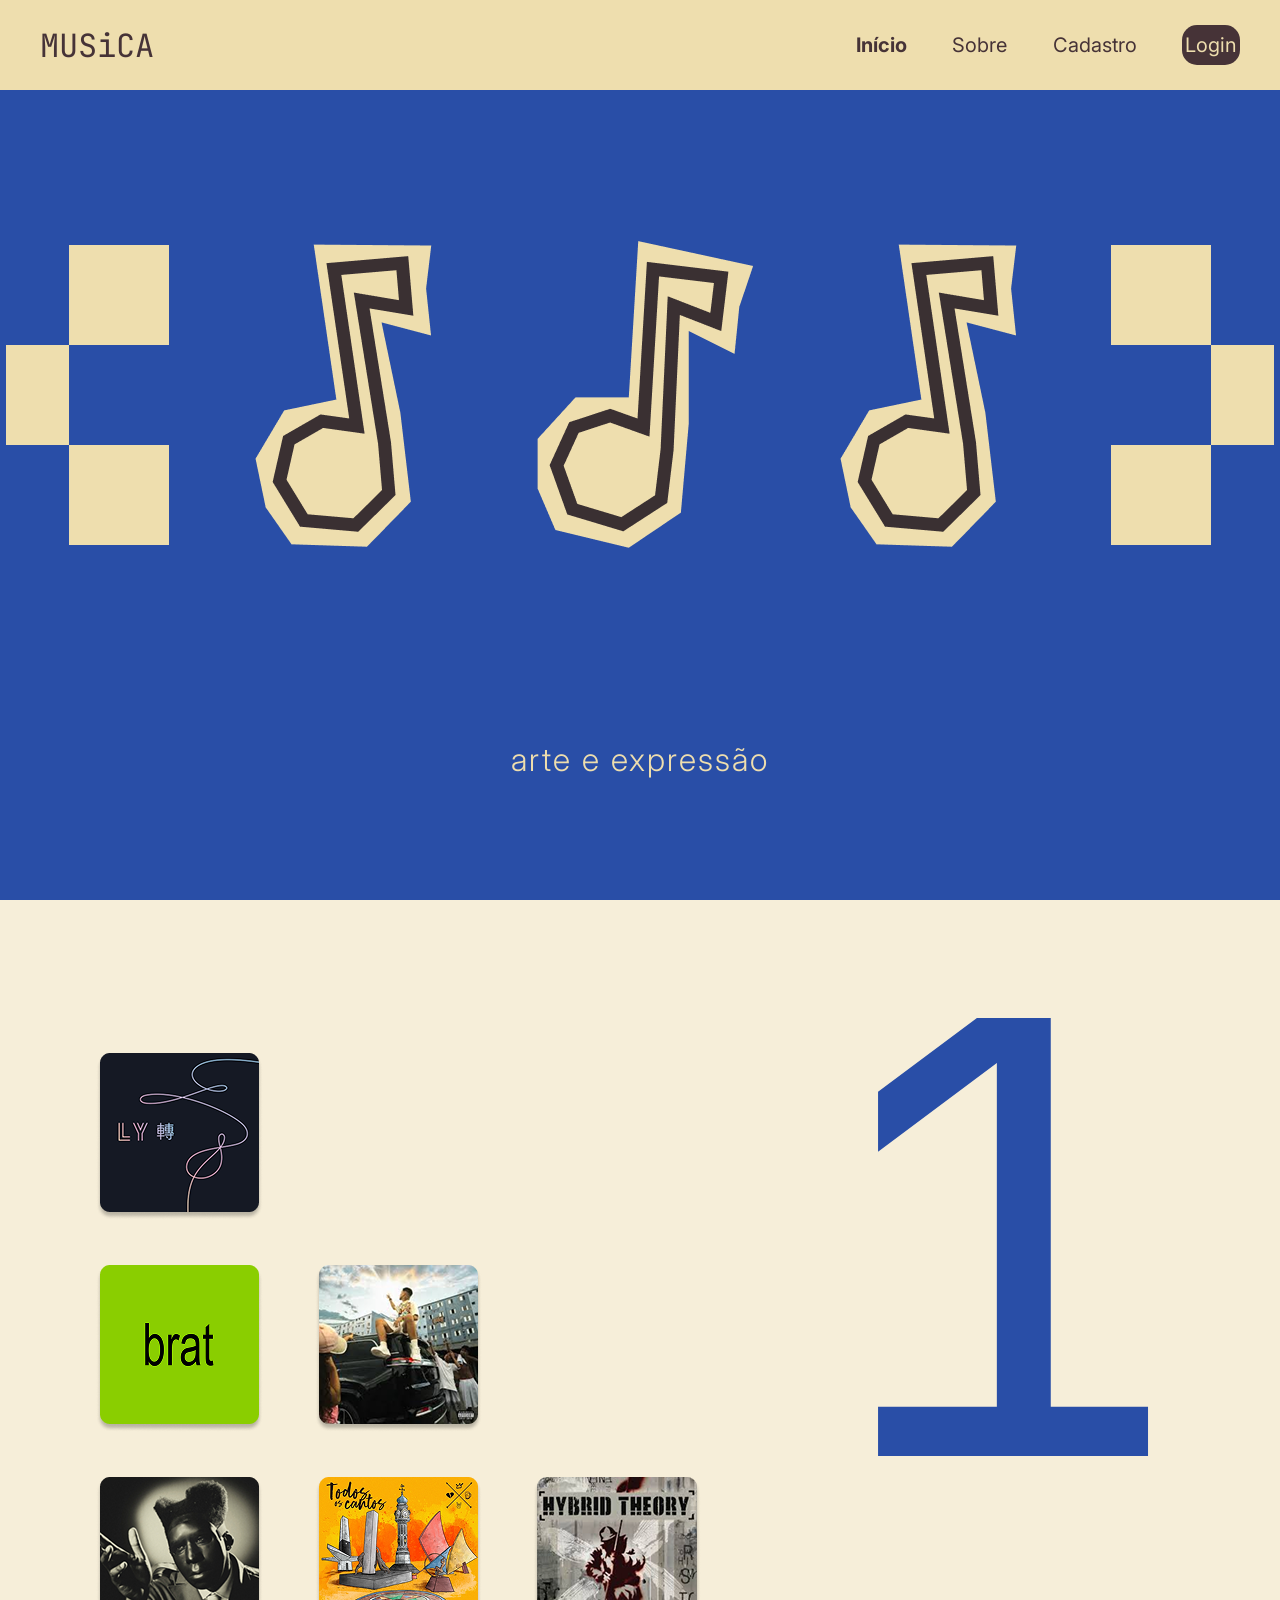
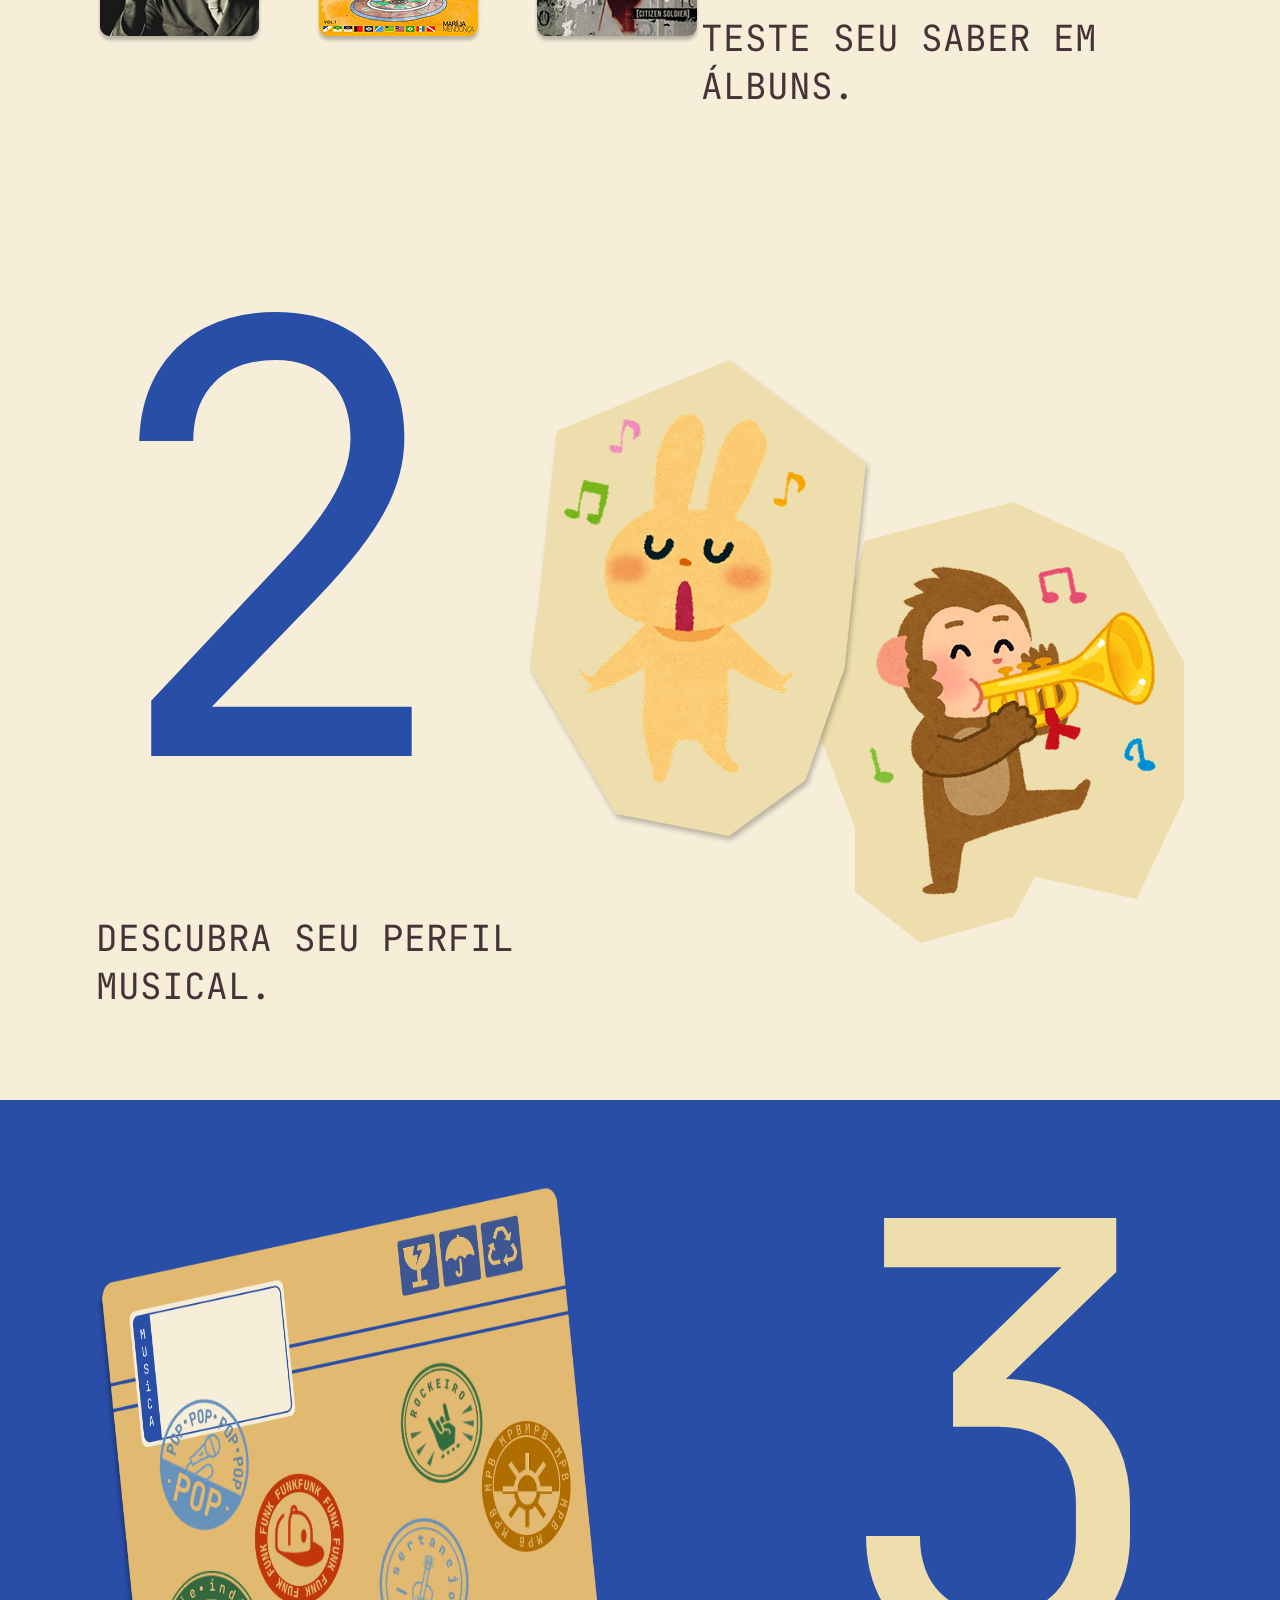
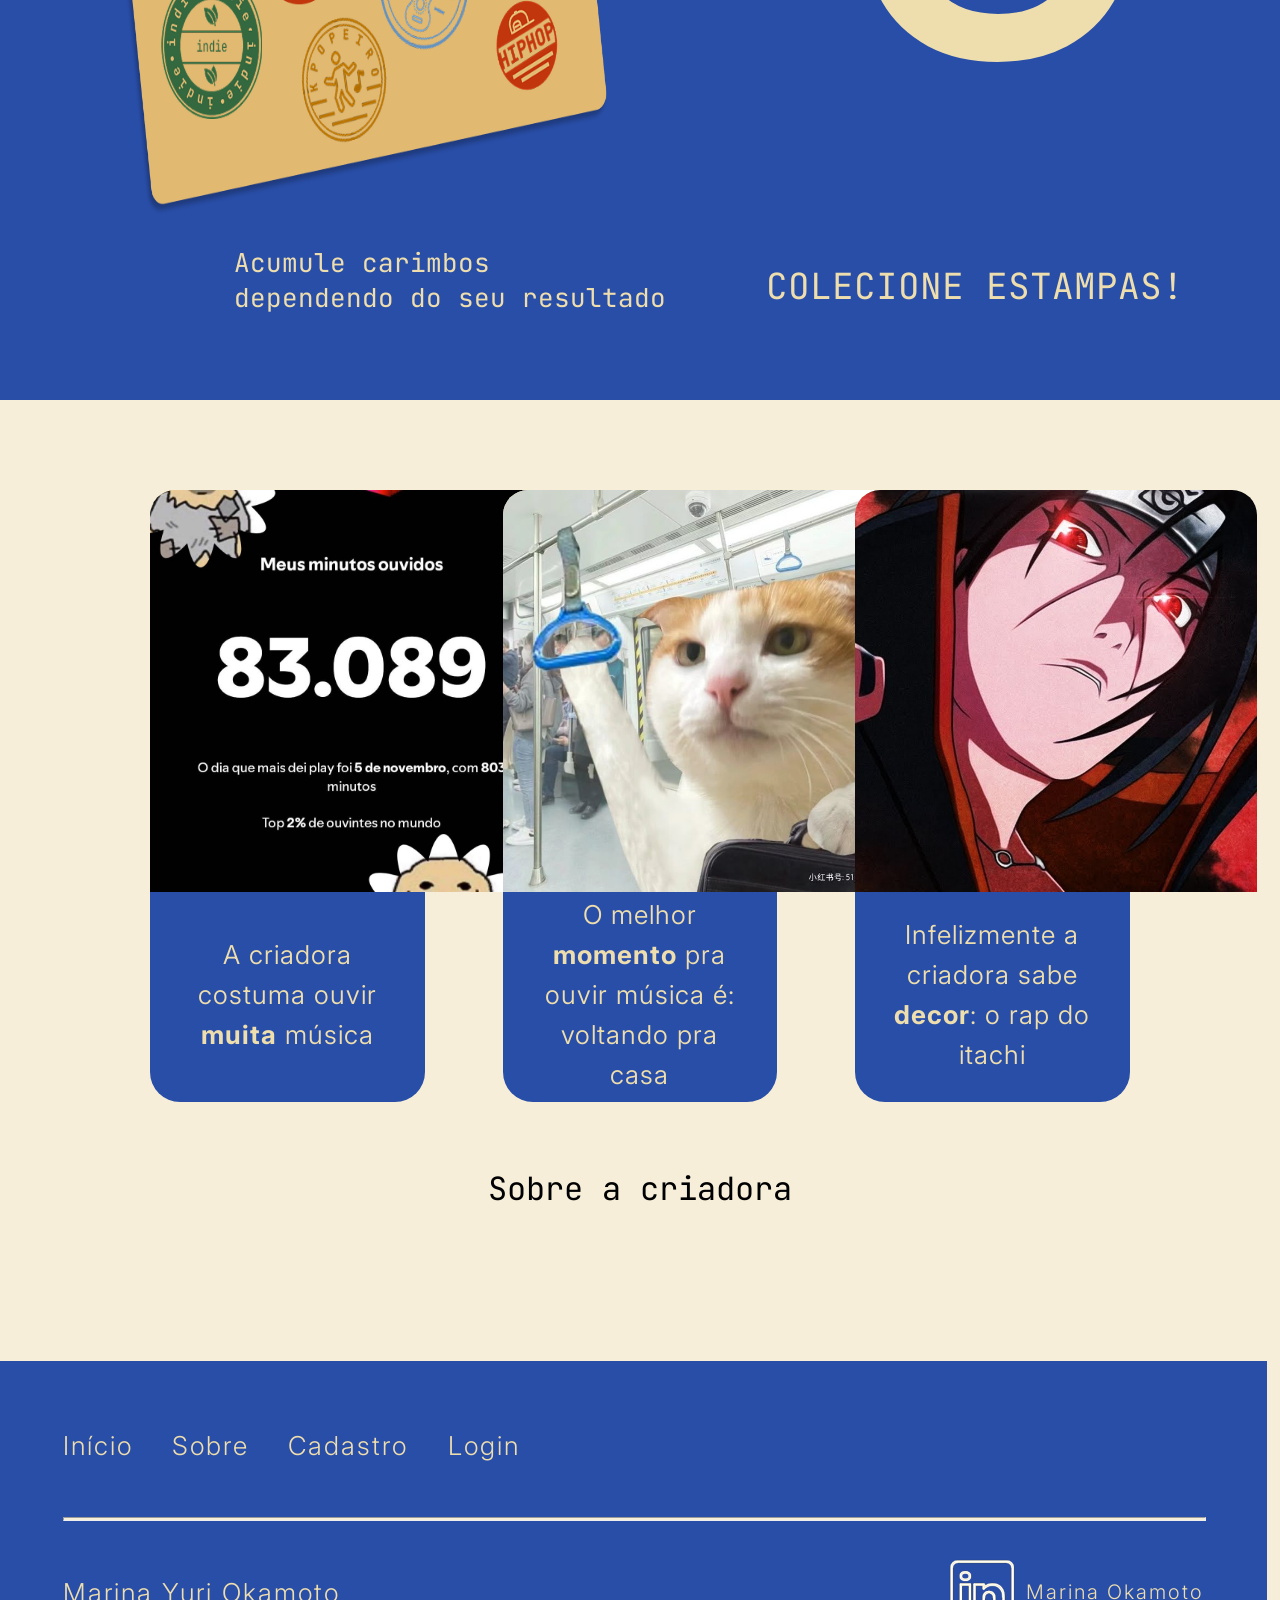
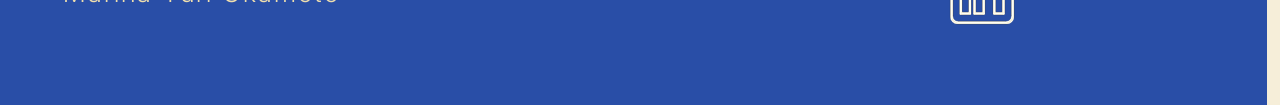
<file: web-data-viz - Musica/public/index.html>
<!DOCTYPE html>
<html lang="en">

<head>
    <meta charset="UTF-8">
    <meta http-equiv="X-UA-Compatible" content="IE=edge">
    <meta name="viewport" content="width=device-width, initial-scale=1.0">

    <title>MUSiCA | Página Inicial</title>

    <script src="./js/sessao.js"></script>
    <link rel="stylesheet" href="css/style.css">

    <link rel="preconnect" href="https://fonts.googleapis.com">
    <link rel="preconnect" href="https://fonts.gstatic.com" crossorigin>
    <link href="https://fonts.googleapis.com/css2?family=Inter:ital,opsz,wght@0,14..32,100..900;1,14..32,100..900&family=JetBrains+Mono:ital,wght@0,100..800;1,100..800&family=Rock+3D&display=swap" rel="stylesheet">

</head>

<body>
  <div class="header"  id="header">
        
        <div class="container" >
            <div class="title" href = "home.html">
            MUSiCA
            </div>
        
            <div class="navbar">
                <li class="agora">
                    <a href="#header">Início</a>
                </li>
                <li>
                    <a href="#sobre">Sobre</a>
                </li>
                <li>
                    <a href="cadastro.html">Cadastro</a>
                </li>
                <li class="buttonLogin">
                    <a href="login.html">Login</a>
                </li>
            </div>
        </div>

    </div>

    <div class="banner" >
        <div class="bannerConteudo" >
            <div class="bannerNotas">
                <div class="xadrezE"><img src="assets/xadrezE.png" alt=""></div>
                <div class="nota1" ><img src="assets/nota1.png"></div>
                <div class="nota2" ><img src="assets/nota2.png"></div>
                <div class="nota3" ><img src="assets/nota1.png" alt=""></div>
                <div class="xadrez"><img src="assets/xadrezD.png" alt=""></div>
            
            </div>

            <div class="bannerSpan" >
                <span>arte e expressão</span>
            </div>
        </div>
    </div>

    <div class="explicacao1">
        <div class="container1">
            <div class="albuns" >
                    <img src="assets/piramideAlbuns.png" alt="">
            </div>

            <div class="texto1" >
                    <span class="numero1" >1</span>
                    <span class="legenda" >TESTE SEU SABER EM ÁLBUNS.</span>
            </div>
        </div>
    </div>

    <div class="explicacao2" >
        <div class="container2" >
            <div class="dancaImg" >
                    <img src="assets/perfil imagem (1).png" alt="">
            </div>

            <div class="texto2" >
                    <span class="numero2" >2</span>
                    <span class="legenda" >DESCUBRA SEU PERFIL MUSICAL.</span>
            </div>
        </div>
    </div>

    <div class="explicacao3" >
        <div class="container3" >
                <div class="boxSpace" >
                    <div class="caixa">
                        <img src="assets/caixa com estampas (1).png" alt="">
                    </div>
                    <div class="buttonTeste">
                        <span>Acumule carimbos <br> dependendo do seu resultado</span>
                    </div>
                </div>

            <div class="texto3" >
                    <span class="numero3" >3</span>
                    <span class="legenda3" >COLECIONE ESTAMPAS!</span>
            </div>
        </div>
    </div>

    <div class="sobre" id="sobre" >
        <div  class="containerSobre">
            <div class="boxesSobre" >
                <div class="pilar" >
                    <div class="pilarImg" >
                        <img src="assets/wrapped.jpg" alt="">
                    </div>
                    <div class="pilarTxt" >
                        <div class="fatos" >
                            <span>A criadora costuma ouvir <b>muita</b> música</span>
                        </div>
                    </div>
                </div>
                <div class="pilar" >
                    <div class="pilarImg" >
                        <img src="assets/gatometro.jpg" alt="">
                    </div>
                    <div class="pilarTxt" >
                        <div class="fatos" >
                            <span>O melhor <b>momento</b> pra ouvir música é: voltando pra casa</span>
                        </div>
                    </div>
                </div>
                <div class="pilar" >
                    <div class="pilarImg" >
                        <img src="assets/itachi.jpg" alt="">
                    </div>
                    <div class="pilarTxt" >
                        <div class="fatos" >
                            <span>Infelizmente a criadora sabe <b>decor</b>: o rap do itachi</span>
                        </div>
                    </div>
                </div>
            </div>

            <div class="textoSobre" >
                <span>Sobre a criadora</span>
            </div>
        </div>
    </div>

    <div class="footer" >
        <div class="espaco" ></div>
        <div class="footerFR" >
            <div class="footerContainer" >
                <div class="parte1" >
                    <li>
                        <a href="#header">Início</a>
                    </li>
                    <li>
                        <a href="#sobre">Sobre</a>
                    </li>
                    <li>
                        <a href="cadastro.html">Cadastro</a>
                    </li>
                    <li>
                        <a href="login.html">Login</a>
                    </li>
                </div>
                <hr style="width: 100%; background-color: #F6EED9; height: 2px;" >
                <div class="parte2" >
                    <span>Marina Yuri Okamoto</span>
                    <div class="redes" >
                        <img href="" src="assets/icons8-linkedin-100 1.png">
                        <span>Marina Okamoto</span>
                    </div>
                </div>
            </div>
        </div>
    </div>
  </body>

</html>
</file>
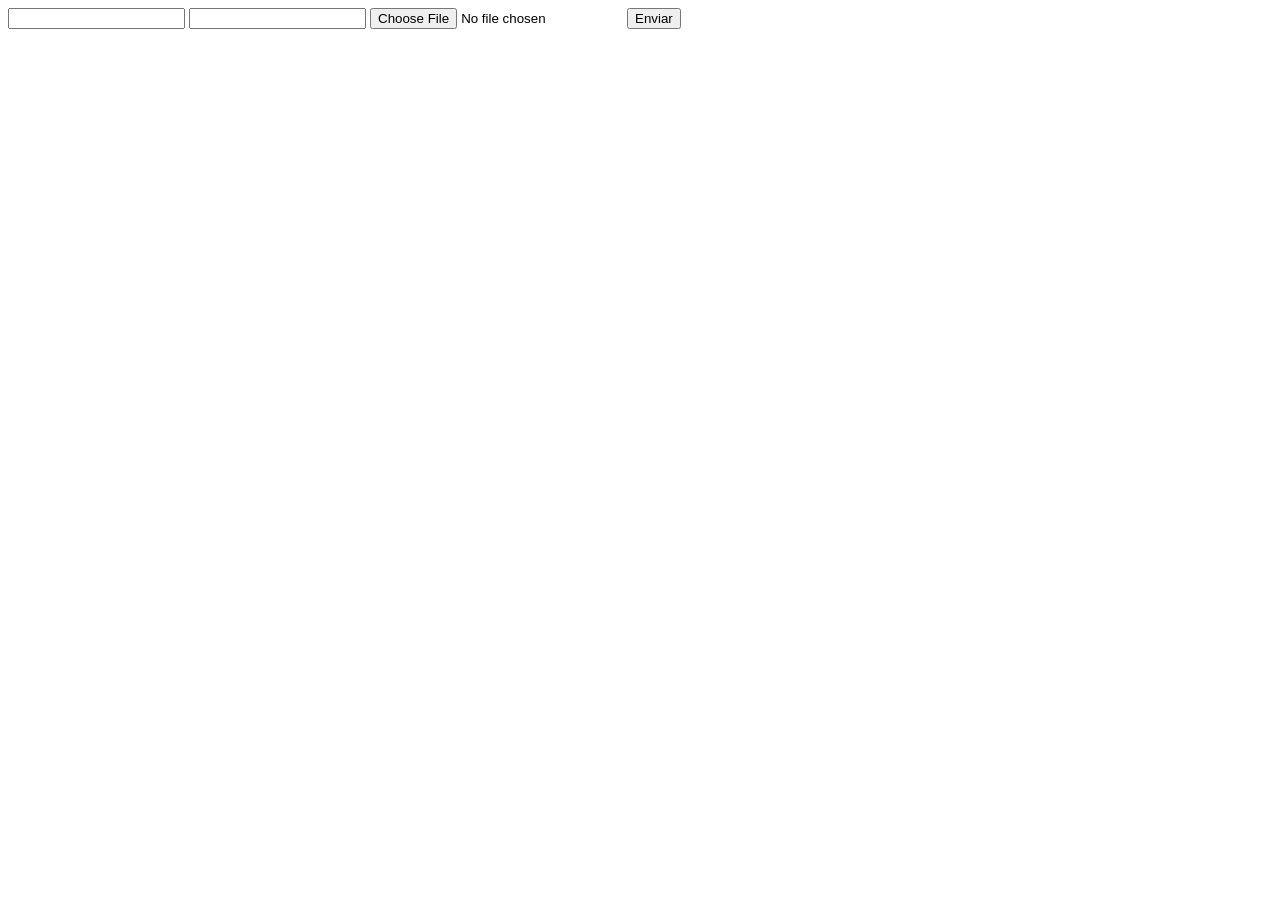
<file: web-data-viz og/DOCUMENTOS_DE_APOIO/exemplo_de_upload_de_arquivo/public/index.html>
<!DOCTYPE html>
<html lang="en">

<head>
  <meta charset="UTF-8">
  <meta http-equiv="X-UA-Compatible" content="IE=edge">
  <meta name="viewport" content="width=device-width, initial-scale=1.0">
  <title>Upload</title>
</head>

<body>

  <div>
    <input name="nome" id="nome" type="text" />
    <input name="email" id="email" type="url" />
    <input name="foto" id="foto" type="file" />
    <button onclick="enviar()">Enviar</button>
  </div>

  <div id="container"></div>
</body>

</html>

<script>
  function enviar() {
    const formData = new FormData();
    formData.append('foto', foto.files[0])
    formData.append('nome', nome.value)
    formData.append('email', email.value)

    fetch("/usuarios/cadastro", {
      method: "POST",
      body: formData
    })
      .then(res => {
        window.location = "./perfil.html"
      })
      .catch(err => {
        console.log(err);
      })
  }
</script>
</file>
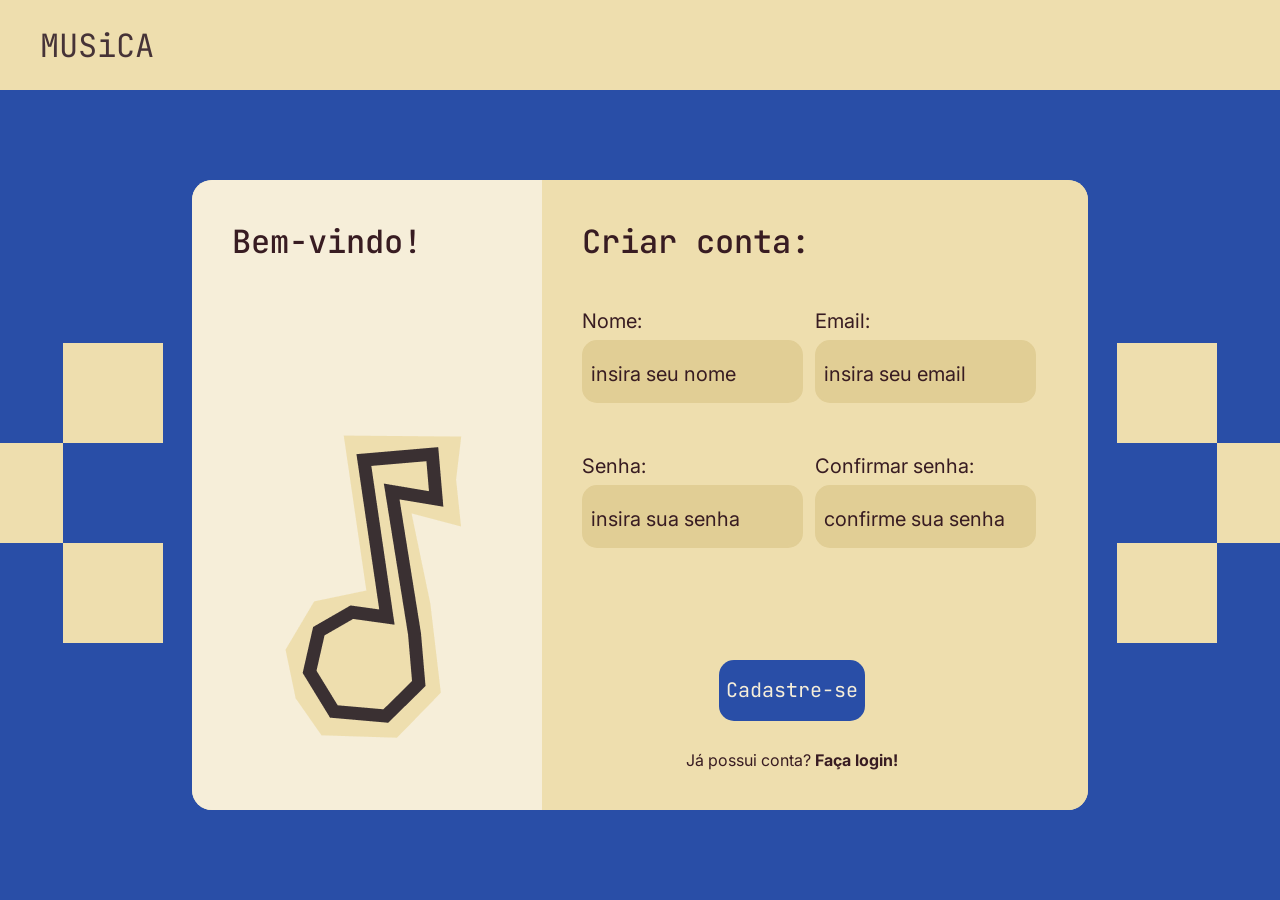
<file: web-data-viz - Musica/public/cadastro.html>
<!DOCTYPE html>
<html lang="pt-br">

<head>
  <meta charset="UTF-8" />
  <meta http-equiv="X-UA-Compatible" content="IE=edge" />
  <meta name="viewport" content="width=device-width, initial-scale=1.0" />

  <title>MUSiCA | Cadastro</title>

  <script src="./js/sessao.js"></script>

    <link rel="stylesheet" href="css/cadastrostyle.css">

    <link rel="preconnect" href="https://fonts.googleapis.com">
    <link rel="preconnect" href="https://fonts.gstatic.com" crossorigin>
    <link href="https://fonts.googleapis.com/css2?family=Inter:ital,opsz,wght@0,14..32,100..900;1,14..32,100..900&family=JetBrains+Mono:ital,wght@0,100..800;1,100..800&display=swap" rel="stylesheet">


</head>

<body>
   <div class="header"  id="header">  
        <div class="container" >
            <div class="title">
            <a href="index.html">MUSiCA</a>
            </div>
        </div>
    </div>

    <div class="tela1" >
        <div><img src="assets/xadrezE.png" alt=""></div>
        <div class="box" >
            <div class="box1" >
                <div class="bemvindo" >
                    <span>Bem-vindo!</span>
                </div>
                <div class="nota" >
                    <img src="assets/nota1.png" alt="">
                </div>
            </div>
            <div class="box2" >
                <div class="criarconta" >
                    <span>Criar conta:</span>
                </div>

                <div class="inputs">
                    <div class="nomeemail" >
                        <div class="input" >
                            <span>Nome:</span>
                            <input placeholder="insira seu nome"  type="text" id="input_nome">

                            <div id="div_analisarNome" class="validacao"></div>
                        </div>

                        <div class="input" >
                            <span>Email:</span>
                            <input oninput="analisarEmail()" placeholder="insira seu email"  type="text" id="input_email">

                            <div id="div_analisarEmail" class="validacao"></div>

                        </div>
                    </div>

                    <div  class="senhaconfirm" >
                        <div class="input" >
                            <span>Senha:</span>
                            <input oninput="analisarSenha()" placeholder="insira sua senha"  type="password" id="input_senha">

                            <div id="div_analisarSenha" class="validacao" ></div>
                        </div>

                        <div class="input" >
                            <span>Confirmar senha:</span>
                            <input oninput="confirmSenha()" placeholder="confirme sua senha"  type="password" id="input_confirm">

                            <div id="div_confirmSenha" class="validacao"></div>
                        </div>
                    </div>
                </div>

                <div class="containerButton">
                    <div class="buttonCadastro">
                        <a onclick="cadastrar()">Cadastre-se</a>
                    </div>
                    <span><a href="login.html">Já possui conta? <b>Faça login!</b></a></span>
                </div>
            </div>
        </div>
        <div><img src="assets/xadrezD.png" alt=""></div>
    </div>
</body>

</html>

<script>
   // lista dos parâmetros
    var listaCaracteres = ['!','@','#','$', '%', '&', '*'];
    var listaNumeros = ['1','2','3','4','5','6','7','8','9','0'];
    
    // lista de validações
    var emailValido = false;
    var senhaValida1 = false;
    var senhaValida2 = false;
    var confirmValida = false;

    function analisarEmail() {
        var email = input_email.value;
        
        if (!email.includes('@')) {
            div_analisarEmail.innerHTML = 
            `email inválido`;
        } else {
            div_analisarEmail.innerHTML = '';
            emailValido = true;
        }
    }
    
    function analisarSenha() {
        var senha = input_senha.value;
        var senhaTamanho = senha.length;
        
        for (var cont=0; cont<listaNumeros.length; cont++) {
            if (senha.includes(listaNumeros[cont])) {
                senhaValida1 = true;
                div_analisarSenha.innerHTML = '';
            }  
        }

        if (!senhaValida1){
            div_analisarSenha.innerHTML = 
            `senha precisa conter 1 número e 1 caracter especial`
        }

        for (var cont2=0; cont2<listaCaracteres.length; cont2++) {
            if (senha.includes(listaCaracteres[cont2])) {
                senhaValida2 = true;
                div_confirmSenha.innerHTML = '';
            } 
        }
        
        if (!senhaValida2) {
            div_analisarSenha.innerHTML = 
            `senha precisa conter 1 número e 1 caracter especial`
        }
    }
    
    function confirmSenha() {
        var senha = input_senha.value;
        var confirm = input_confirm.value;

        if (senha != confirm) {
            div_confirmSenha.innerHTML = 
            `senha inválida`
        } else {
            confirmValida = true;
            div_confirmSenha.innerHTML = '';
        }
    }

  function cadastrar() {
    var nomeVar = input_nome.value;
    var emailVar = input_email.value;
    var senhaVar = input_senha.value;
    var confirmacaoSenhaVar = input_confirm.value;

    // Verificando se há algum campo em branco
    if (
      nomeVar == "" ||
      emailVar == "" ||
      senhaVar == "" ||
      confirmacaoSenhaVar == ""
    ) {
      alert('Cadastro Inválido! Confira os campos');
    }

    // Enviando o valor da nova input
    fetch("/usuarios/cadastrar", {
      method: "POST",
      headers: {
        "Content-Type": "application/json",
      },
      body: JSON.stringify({
        // crie um atributo que recebe o valor recuperado aqui
        // Agora vá para o arquivo routes/usuario.js
        nomeServer: nomeVar,
        emailServer: emailVar,
        senhaServer: senhaVar
      }),
    })

      if (emailValido && senhaValida1 && senhaValida2 && confirmValida) {
            alert('Cadastro Efetuado!');
            window.location.href ='login.html';
        } else {
            alert('Cadastro Inválido! Confira os campos');
        }
  }
</script>
</file>
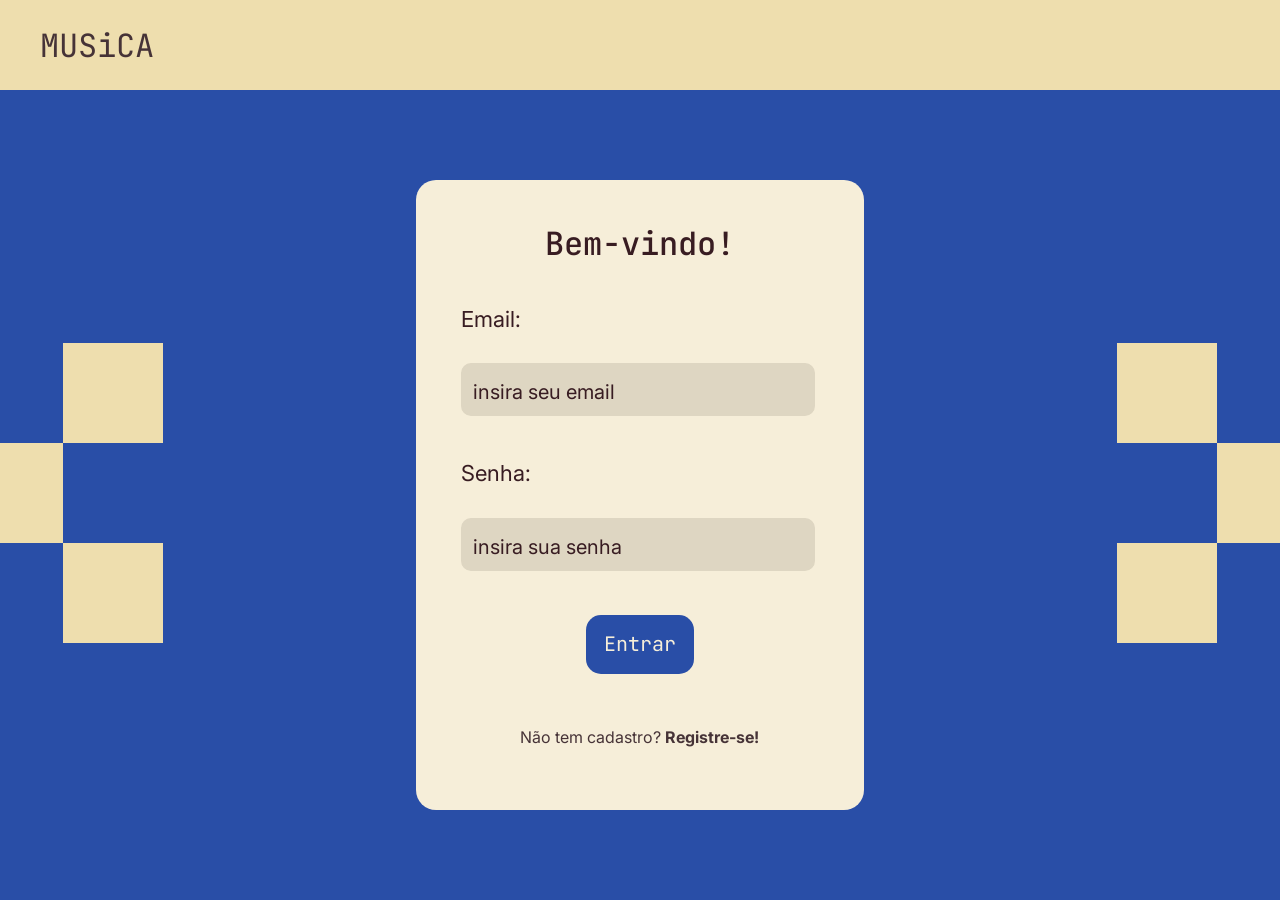
<file: web-data-viz - Musica/public/login.html>
<!DOCTYPE html>
<html lang="pt-br">

<head>
    <meta charset="UTF-8">
    <meta http-equiv="X-UA-Compatible" content="IE=edge">
    <meta name="viewport" content="width=device-width, initial-scale=1.0">

    <title>MUSiCA | Login</title>

    <script src="./js/sessao.js"></script>

    <link rel="stylesheet" href="css/loginstyle.css">

    <link rel="preconnect" href="https://fonts.googleapis.com">
    <link rel="preconnect" href="https://fonts.gstatic.com" crossorigin>
    <link href="https://fonts.googleapis.com/css2?family=Inter:ital,opsz,wght@0,14..32,100..900;1,14..32,100..900&family=JetBrains+Mono:ital,wght@0,100..800;1,100..800&display=swap" rel="stylesheet">

</head>

<body>
<div class="header"  id="header">  
        <div class="container" >
            <div class="title">
            <a href="index.html">MUSiCA</a>
            </div>
        </div>
    </div>

    <div class="tela1">
        <div class="xadrez"><img src="assets/xadrezE.png" alt=""></div>
        <div class="card">
            <div class="bemvindo">
                <span>Bem-vindo!</span>
            </div>

            <div class="resto">
                <div class="input">
                    <span>Email:</span>
                    <input placeholder="insira seu email" type="text" id="input_email">
                </div>

                <div class="input">
                    <span>Senha:</span>
                    <input placeholder="insira sua senha" type="password" id="input_senha">
                </div>

                <div class="containerButton">
                    <div onclick="entrar()" class="buttonLogin">
                        <span>Entrar</span>
                    </div>
                    
                    <div class="registro">
                    <a href="cadastro.html">Não tem cadastro?<b> Registre-se!</b></a>
                    </div>
                </div>
            </div>

        </div>
         <div class="xadrez"><img src="assets/xadrezD.png" alt=""></div>
    </div>

</body>

</html>

<script>
    function entrar() {

        var emailVar = input_email.value;
        var senhaVar = input_senha.value;

        if (emailVar == "" || senhaVar == "") {
            alert('Insira valores nos campos');
            return false;
        }

        console.log("FORM LOGIN: ", emailVar);
        console.log("FORM SENHA: ", senhaVar);

        fetch("/usuarios/autenticar", {
            method: "POST",
            headers: {
                "Content-Type": "application/json"
            },
            body: JSON.stringify({
                emailServer: emailVar,
                senhaServer: senhaVar
            })
        }).then(function (resposta) {
            console.log("ESTOU NO THEN DO entrar()!")

            if (resposta.ok) {
                console.log(resposta);

                resposta.json().then(json => {
                    console.log(json);
                    console.log(JSON.stringify(json));
                    sessionStorage.EMAIL_USUARIO = json.email;
                    sessionStorage.NOME_USUARIO = json.nome;
                    sessionStorage.ID_USUARIO = json.idUsuario;

                    setTimeout(function () {
                        window.location = "quiz.html";
                    }, 1000); 

                });

            } else {
                alert('Usuário não autenticado!')
                console.log("Houve um erro ao tentar realizar o login!");

                resposta.text().then(texto => {
                    console.error(texto);
                });
            }

        }).catch(function (erro) {
            console.log(erro);
        })

        return false;
    }

</script>
</file>
<file: web-data-viz - Musica/public/css/style.css>
body {
    margin: 0px;
    font-family: Inter;
    background-color: #F6EED9;
}


/* INÍCIO DA HEADER/NAVBAR */
.header {
    background-color: #EEDEAE;
    height: 10vh;
    display: flex;
    align-items: center;
    
}

.container {
    display: flex;
    justify-content: space-between;
    align-items: center;
    width: 100vw;
    height: 50px;
    padding: 0px 40px 0px 40px;
    /*top right bottom left*/
}

.title {
    font-family: JetBrains Mono;
    font-size: 32px;
    color: #463337;
}

.container .navbar {
    list-style: none;
    display: flex;
    justify-content: space-between;
    align-items: center;
    width: 30vw;
    height: 100%;
    font-weight: 400;
    font-size: 20px;
    color: #463337;
}

.navbar a {
    color: #463337;
    text-decoration: none;
}

.navbar b {
    font-weight: 400;
    color: #EEDEAE;
    text-decoration: none;
}

.agora a{
    font-weight: bold;
    color: #463337;
    text-decoration: none;
}

.buttonLogin a {
    font-weight: 400;
    color: #EEDEAE;
    text-decoration: none;
}

.navbar .buttonLogin {
    height: 80%;
    width: 15%;
    display: flex;
    align-items: center;
    justify-content: center;
    border-radius: 15px;
    background-color: #463337;
    color: #EEDEAE;
}

.buttonLogin:hover {
    transform: scale(1.1);
    cursor: pointer;
}


/* INÍCIO DO BANNER */
.banner {
    background-color: #294EA7;
    height: 90vh;
    margin: 0%;
    display: flex;
    flex-direction: column;
    justify-content: center;
    align-items: center;
}

.bannerConteudo {
    height: 70%;
    display: flex;
    flex-direction: column;
    justify-content: space-between;
    align-items: center;
}

.bannerNotas {
    display: flex;
    flex-direction: row;
    width: 99vw;
    justify-content: space-between;
    align-items: center;
}


.nota1:hover {
    transform: rotate(10deg);
}

.nota2:hover {
    transform: rotate(10deg);
}

.nota3:hover {
    transform: rotate(10deg);
}

.bannerSpan {
    width: 100%;
    display: flex;
    justify-content: center;
    align-items: center;
}

.banner span {
    color: #EEDEAE;
    font-size: 32px;
    font-family: Inter;
    font-weight: 300;
    letter-spacing: 2px;
    justify-self: center;
}


/* INÍCIO DO CONTEÚDO 
    TELA 1*/
.explicacao1 {
    background-color: #F6EED9;
    height: 100vh;
    display: flex;
    justify-content: center;
    align-items: center;
}

.container1{
    display:flex ;
    justify-content: space-between;
    align-items: center;
    width: 85%;
}

.texto1 {
    height: 80vh;
    display: flex;
    flex-direction: column;
    justify-content: space-between;
    align-items: end;
    font-family: JetBrains Mono;
}

.numero1 {
    font-size: 600px;
    height: 500px;
    display: flex;
    align-items: center;
    justify-content: flex-start;
    color: #294EA7;
}

.legenda {
    font-size: 36px;
    color: #463337;
}


/* TELA 2*/
.explicacao2 {
    background-color: #F6EED9;
    height: 100vh;
    display: flex;
    justify-content: center;
    align-items: center;
}

.explicacao2 .container2 {
    display: flex;
    flex-direction: row-reverse;
    justify-content: space-between;
    align-items: center;
    width: 85%;
}

.dancaImg {
    display: flex;
    align-items: center;
    justify-content: center;
}

.texto2 {
    height: 80vh;
    display: flex;
    flex-direction: column;
    justify-content: space-between;
    align-items: flex-start;
    font-family: JetBrains Mono;
}

.numero2 {
    font-size: 600px;
    height: 500px;
    display: flex;
    align-items: center;
    justify-content: flex-end;
    color: #294EA7;
}

/* TELA 3*/
.explicacao3 {
    background-color: #294EA7;
    height: 100vh;
    display: flex;
    justify-content: center;
    align-items: center;
}

.explicacao3 .container3 {
    display: flex;
    flex-direction: row;
    justify-content: space-between;
    align-items: center;
    width: 85%;
    height: 90vh;
}


/*BOX*/
.boxSpace {
    height: 90%;
    width: 50%;
    display: flex;
    flex-direction: column;
    justify-content: space-between;
    align-items: flex-start;
    gap: 12px;
}

.caixa {
    width: 40vw;
    height: 70vh;
    /* background-color: aqua; */
}

.caixa img {
    width: 100%;
    height: 100%;
}

.buttonTeste {
    width: 130%;
    display: flex;
    justify-content: center;
    align-items: center;
}

.buttonTeste span {
    font-size: 26px;
    font-family: JetBrains Mono;
    color: #EEDEAE;
}

/* TEXTO*/
.texto3 {
    height: 80vh;
    display: flex;
    flex-direction: column;
    justify-content: space-between;
    align-items: end;
    font-family: JetBrains Mono;
}

.legenda3 {
    font-size: 36px;
    color: #EEDEAE;
}

.numero3 {
    font-size: 600px;
    height: 500px;
    display: flex;
    align-items: center;
    justify-content: flex-start;
    color: #EEDEAE;
}

/* INÍCIO DO SOBRE*/
.sobre {
    background-color: #F6EED9;
    height: 100vh;
    display: flex;
    justify-content: center;
    align-items: center;
}

.containerSobre {
    display:flex ;
    justify-content: space-between;
    align-items: center;
    width: 90%;
    height: 80%;
    display: flex;
    flex-direction: column;
}

.boxesSobre {
    height: 85%;
    width: 85%;
    display: flex;
    flex-direction: row;
    justify-content: space-between;
}

.pilar {
    width: 28%;
    height: 100%;
    background-color: #294EA7;
    border-radius: 30px;
    
}

.pilarImg {
    height: 65%;
    background-color: #EEDEAE;
    border-radius: 25px;
    border-bottom-right-radius: 0px;
    border-bottom-left-radius: 0px;
    
}

.pilarImg img {
    height: 101%;
    border-radius: 25px;
    border-bottom-right-radius: 0px;
    border-bottom-left-radius: 0px;
}

.pilarTxt {
    height: 35%;
    display: flex;
    align-items: center;
    justify-content: center;

}

.fatos {
    width: 80%;
    height: 70%;
    display: flex;
    justify-content: center;
    align-items: center;
}

.fatos span {
    color: #EEDEAE;
    font-size: 26px;
    font-family: Inter;
    font-weight: 350;
    letter-spacing: 1px;
    text-align: center;
    line-height: 40px;
}

.textoSobre span {
    font-size: 32px;
    font-family: JetBrains Mono;
}

/* INÍCIO FOOTER*/

.footer {
    height: 45vh;
    width: 99vw;
    display: flex;
    flex-direction: column;
    justify-content: end;
}
.espaco {
    width: 100%;
}

.espaco img {
    max-width: 100%;
    max-height: none;
}

.footerFR {
    height: 85%;
    width: 100%;
    background-color: #294EA7;
    display: flex;
    justify-content: center;
    align-items: center;
}

.footerContainer {
    height: 85%;
    width: 90%;
    color: #EEDEAE;
    font-size: 26px;
    font-family: Inter;
    font-weight: 300;
    letter-spacing: 2px;
    text-align: justify;
}

.parte1 {
    list-style: none;
    height: 40%;
    width: 40%;
    display: flex;
    flex-direction: row;
    justify-content: space-between;
    align-items: center;
}

.parte1 a{
    font-weight: 300;
    color: #EEDEAE;
    text-decoration: none;
}

.parte2{
    height: 40%;
    width: 100%;
    display: flex;
    flex-direction: row;
    justify-content: space-between;
    align-items: center;
}

.redes {
    width: 60%;
    display: flex;
    flex-direction: row;
    align-items: center;
    justify-content: flex-end;
    font-size: 20px;
    gap: 5px;
}
</file>
<file: web-data-viz - Musica/public/css/cadastrostyle.css>
body {
    margin: 0px;
    font-family: Inter;
    background-color: #F6EED9;
}


/* INÍCIO DA HEADER/NAVBAR */
.header {
    background-color: #EEDEAE;
    height: 10vh;
    display: flex;
    align-items: center;
    
}

.container {
    display: flex;
    justify-content: space-between;
    align-items: center;
    width: 100vw;
    height: 50px;
    padding: 0px 40px 0px 40px;
    /*top right bottom left*/
}

.title {
    font-family: JetBrains Mono;
    font-size: 32px;
    color: #463337;
}

.title:hover {
    transform: scale(1.1);
    cursor: pointer;
}

.title a {
    font-family: JetBrains Mono;
    font-size: 32px;
    color: #463337;
    text-decoration: none;
}

/* INÍCIO TELA DE CADASTRO*/
.tela1 {
    background-color: #294EA7;
    width: 100vw;
    height: 90vh;
    display: flex;
    justify-content: space-between;
    align-items: center;
}

.box {
    background-color: #EEDEAE;
    width: 70vw;
    height: 70vh;
    border-radius: 20px;
    display: flex;
}

/*INÍCIO BOX1*/
.box1 {
    background-color: #F6EED9;
    width: 40%;
    height: 100%-80px;
    border-radius: 20px;
    border-top-right-radius: 0px;
    border-bottom-right-radius: 0px;
    padding: 40px 0px 40px 40px;
    display: flex;
    flex-direction: column;
    justify-content: space-between;
}

.bemvindo {
    font-size: 32px;
    font-weight: 500;
    font-family: JetBrains Mono;
    color: #381C22;
}

.nota {
    display: flex;
    align-items: center;
}

/*INÍCIO BOX2*/
.box2 {
    background-color: #EEDEAE;
    width: 60%;
    height: 100%-80px;
    border-radius: 20px;
    border-top-left-radius: 0px;
    border-bottom-left-radius: 0px;
    padding: 40px 40px 40px 40px;
    display: flex;
    flex-direction: column;
    justify-content: space-between;
}

.criarconta {
    font-size: 32px;
    font-weight: 500;
    font-family: JetBrains Mono;
    color: #381C22;
}

.inputs {
    height: 50%;
    display: flex;
    flex-direction: column;
    justify-content: space-between;
    margin-bottom: 30px;
}

.input {
    color: #381C22;
    font-size: 20px;
    width: 50%;
    height: 130px;
    display: flex;
    flex-direction: column;
    justify-content: space-between;
}

.nomeemail {
    display: flex;
    flex-direction: row;
    justify-content: space-between;
}

.senhaconfirm {
    width: 100%;
    display: flex;
    justify-content: space-between;
}

input {
    background-color: #E1CE95;
    border-color: #E1CE95;
    border-style: solid;
    border-radius: 15px;
    width: 200px;
    padding: 20px 10px 15px 7px;
    font-family: Inter;
    font-size: 20px;
}

input::placeholder {
    color: #381C22;
    font-family: Inter;
    font-size: 20px;
}

input:focus {
    outline: none;
}

.validacao {
    height: 30px;
    font-size: 16px;
}

.containerButton {
    height: 20%;
    width: 90%;
    display: flex;
    flex-direction: column;
    justify-content: space-between;
    align-items: center;

}

.containerButton a{
    text-decoration: none;
    color: #381C22;
}

.buttonCadastro {
    background-color: #294EA7;
    height: 55%;
    width: 35%;
    display: flex;
    justify-content: center;
    align-items: center;
    border-radius: 15px;
}

.buttonCadastro a {
    font-family: JetBrains Mono;
    font-size: 20px;
    color: #F6EED9;
    text-decoration: none;
}

.buttonCadastro:hover {
    transform: scale(1.05);
    cursor: pointer;
}
</file>
<file: web-data-viz - Musica/public/css/loginstyle.css>
body {
    margin: 0px;
    font-family: Inter;
    background-color: #F6EED9;
}


/* INÍCIO DA HEADER/NAVBAR */
.header {
    background-color: #EEDEAE;
    height: 10vh;
    display: flex;
    align-items: center;
    
}

.container {
    display: flex;
    justify-content: space-between;
    align-items: center;
    width: 100vw;
    height: 50px;
    padding: 0px 40px 0px 40px;
    /*top right bottom left*/
}

.title {
    font-family: JetBrains Mono;
    font-size: 32px;
    color: #463337;
}

.title:hover {
    transform: scale(1.1);
    cursor: pointer;
}

.title a{
    font-family: JetBrains Mono;
    font-size: 32px;
    color: #463337;
    text-decoration: none;
}

/* INÍCIO TELA DE LOGIN*/
.tela1 {
    background-color: #294EA7;
    width: 100vw;
    height: 90vh;
    display: flex;
    justify-content: space-between;
    align-items: center;
}

.card {
    background-color: #F6EED9;
    height: 70vh;
    width: 35vw;
    border-radius: 20px;
    display: flex;
    flex-direction: column;
    align-items: center;
}

.bemvindo {
    font-size: 32px;
    font-weight: 500;
    font-family: JetBrains Mono;
    color: #381C22;
    display: flex;
    align-items: center;
    justify-content: center;
    height: 20%;
}

.resto {
    height: 70%;
    width: 80%;
    display: flex;
    flex-direction: column;
    justify-content: space-between;
}

.input {
    color: #381C22;
    font-size: 22px;
    width: 100%;
    height: 25%;
    display: flex;
    flex-direction: column;
    justify-content: space-between;
}

input {
    background-color: #DED6C2;
    border-color: #DED6C2;
    border-style: solid;
    border-radius: 10px;
    width: 95%;
    padding: 15px 0px 10px 10px;
    font-family: Inter;
    font-size: 20px;
}

input::placeholder {
    color: #381C22;
    font-family: Inter;
    font-size: 20px;
    font-weight: 400;
}

input:focus {
    outline: none;
}

.containerButton {
    display: flex;
    flex-direction: column;
    align-items: center;
    justify-content: space-between;
    height: 30%;
}

.buttonLogin {
    background-color: #294EA7;
    height: 45%;
    width: 30%;
    display: flex;
    justify-content: center;
    align-items: center;
    border-radius: 15px;
    font-family: JetBrains Mono;
    font-size: 20px;
    color: #F6EED9;
}


.buttonLogin:hover {
    transform: scale(1.05);
    cursor: pointer;
}

.registro span {
    cursor: pointer;
}

a {
    color: #463337;
    text-decoration: none;
}
</file>
